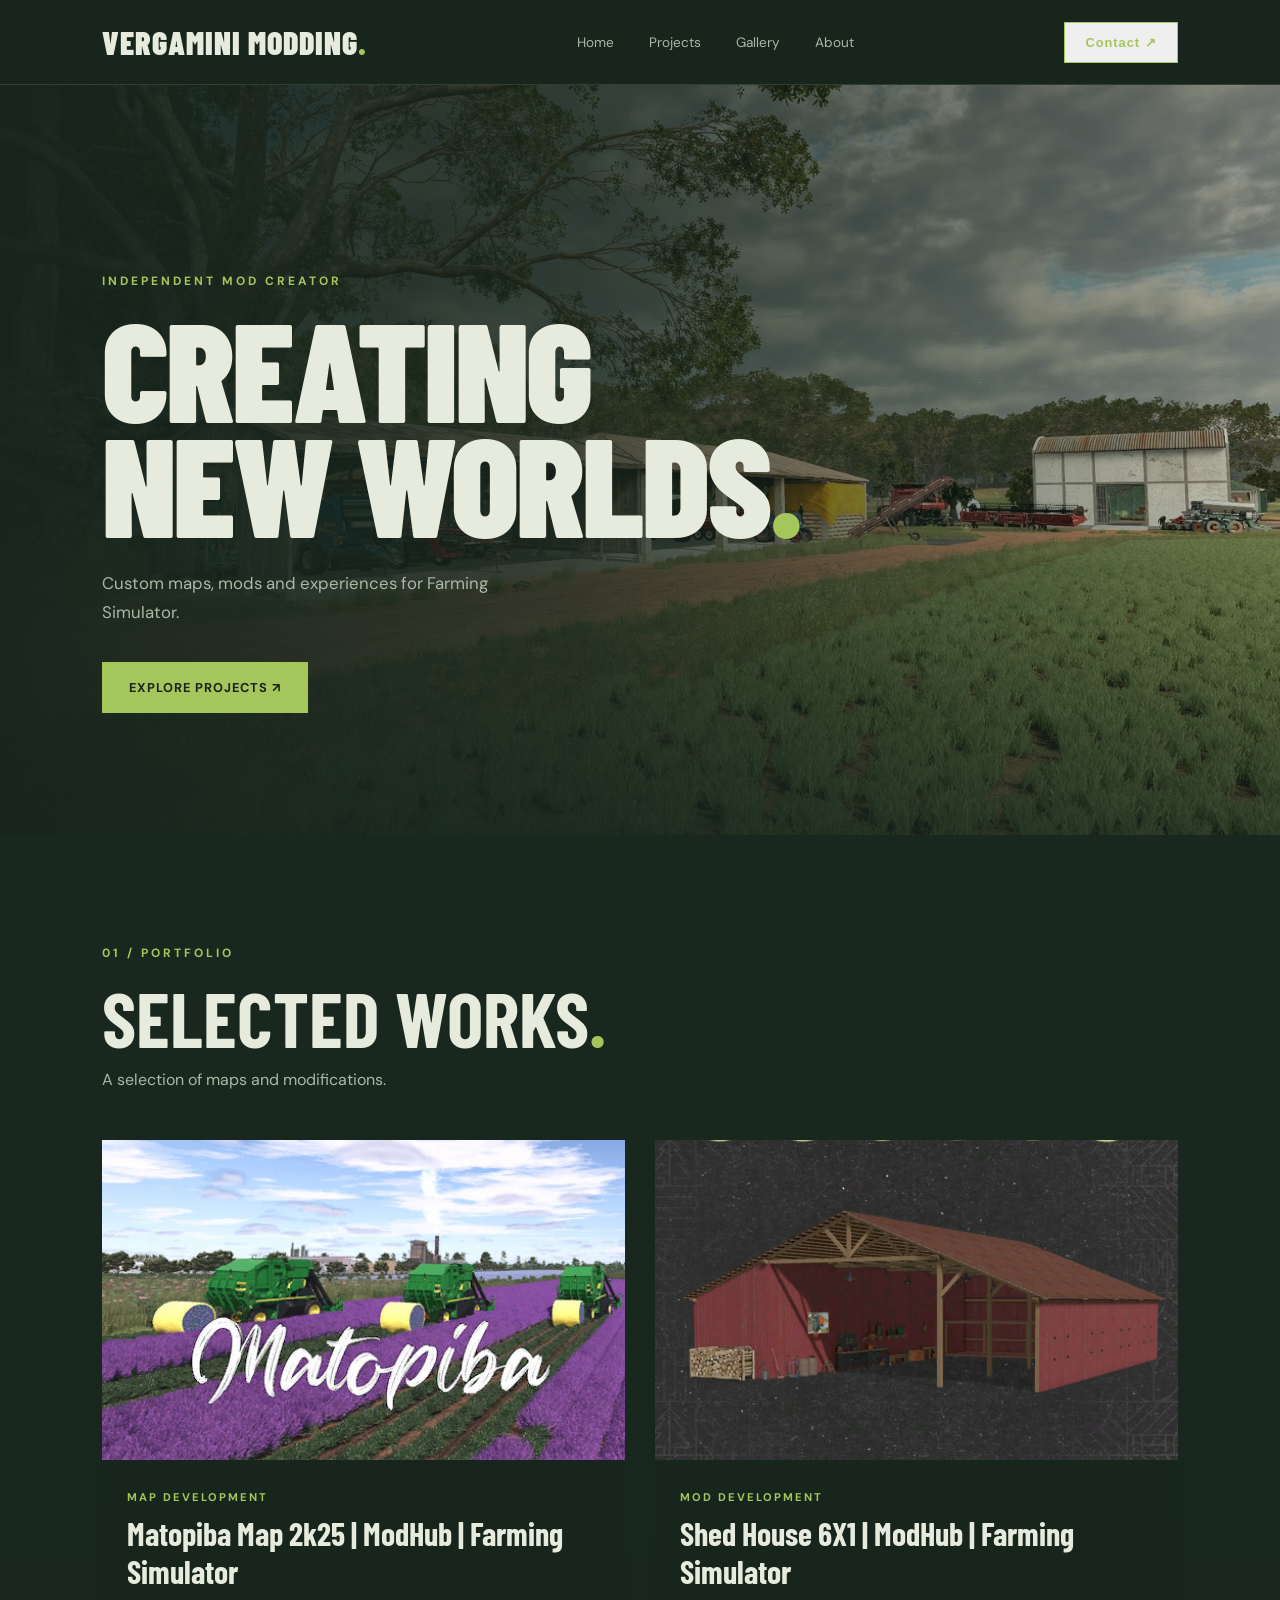
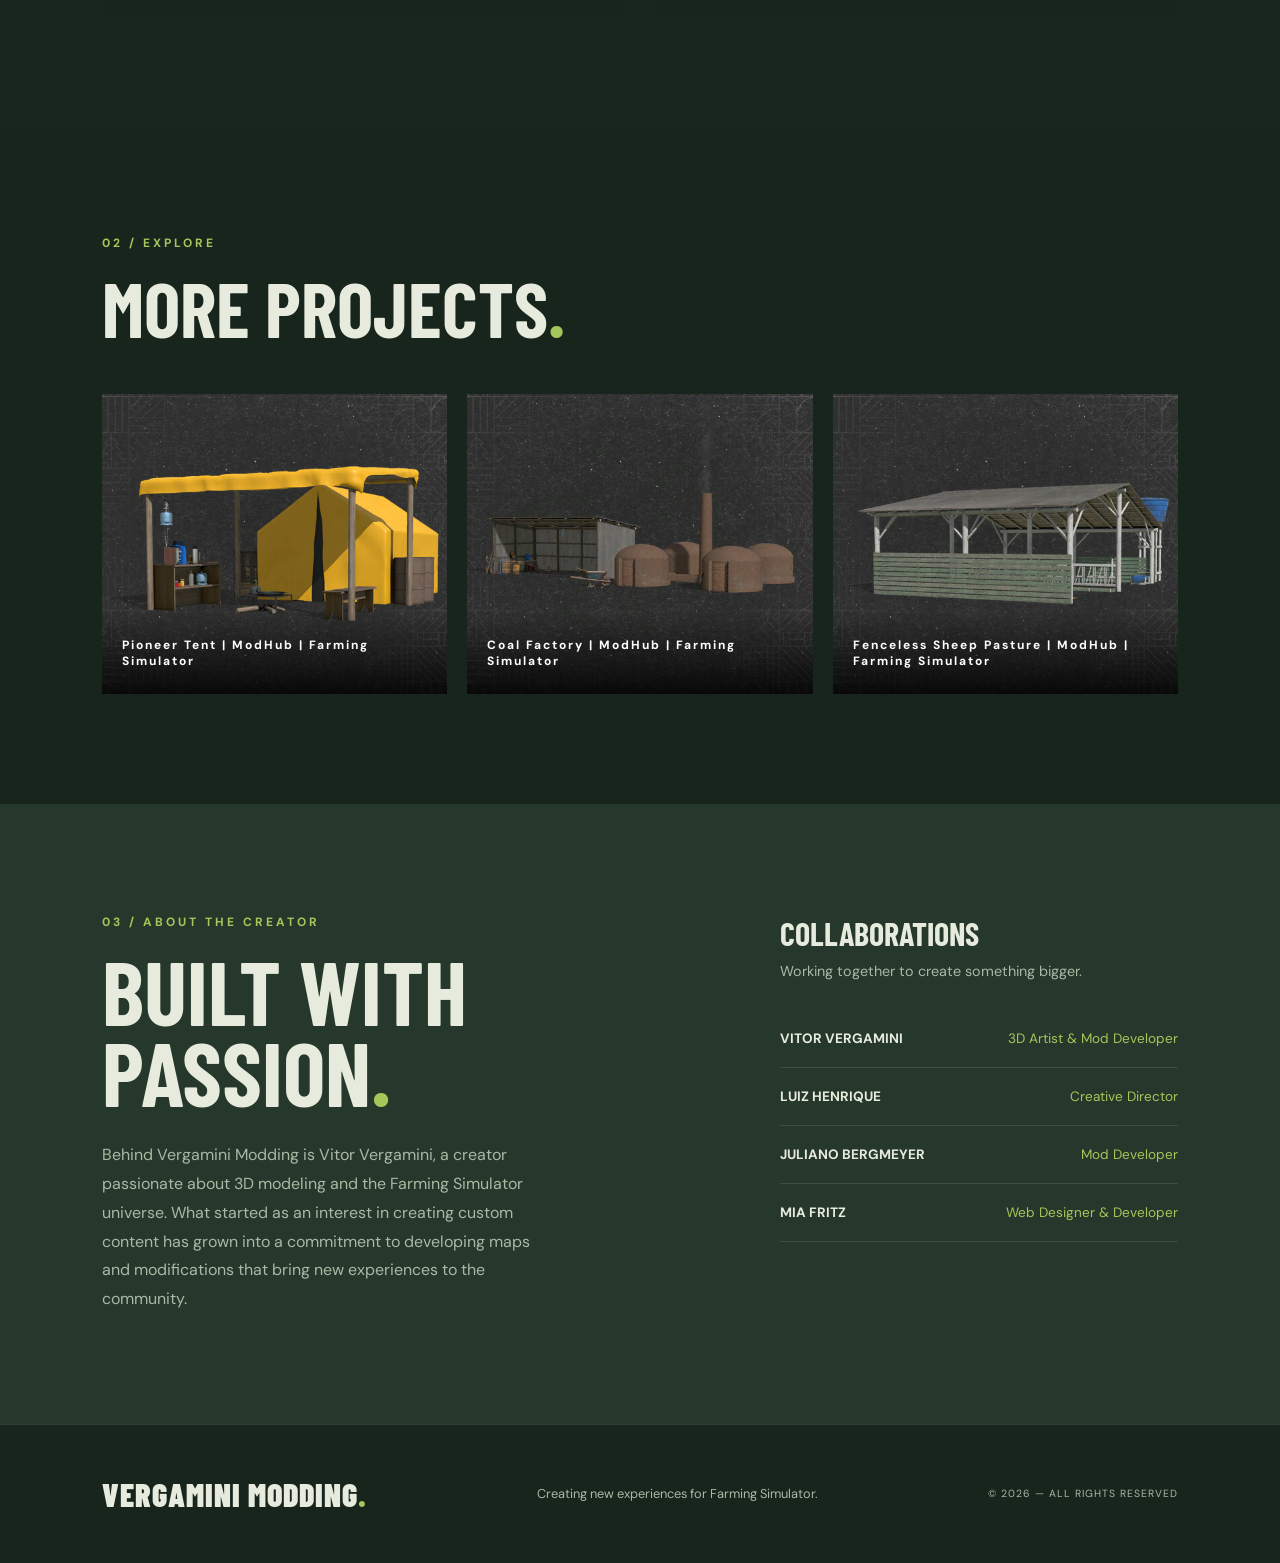
<file: index.html>
<!DOCTYPE html>
<html lang="pt-BR">
<head>
    <meta charset="UTF-8">
    <meta name="viewport" content="width=device-width, initial-scale=1.0">
    <title>Portfolio | Farming Simulator</title>
    <link rel="stylesheet" href="CSS/style.css">
</head>

<body>

    <!-- HEADER -->
    <header class="header">
        <a href="#" class="logo" translate="no">VERGAMINI MODDING<span>.</span></a>

        <nav class="navigation">
            <a href="#home">Home</a>
            <a href="#projects">Projects</a>
            <a href="#gallery">Gallery</a>
            <a href="#about">About</a>
        </nav>

        <button type="button" class="header-contact" id="openContact">
            Contact ↗
        </button>
    </header>


    <!-- HERO -->
    <main>

        <section class="hero" id="home">
            <div class="hero-content">
                <span class="eyebrow">INDEPENDENT MOD CREATOR</span>

                <h1>
                    CREATING<br>
                    NEW WORLDS<span>.</span>
                </h1>

                <p>
                    Custom maps, mods and experiences
                    for Farming Simulator.
                </p>

                <a href="https://www.farming-simulator.com/mods.php?title=fs2025&filter=org&org_id=169574&page=0" target="_blank" rel="noopener noreferrer" class="button">
                    EXPLORE PROJECTS ↗
                </a>
            </div>

        </section>


        <!-- FEATURED PROJECTS -->
        <section class="projects" id="projects">

            <div class="section-heading">
                <span class="eyebrow">01 / PORTFOLIO</span>
                <h2>SELECTED WORKS<span>.</span></h2>
                <p>A selection of maps and modifications.</p>
            </div>

            <div class="featured-grid">

                <a href="https://www.farming-simulator.com/mod.php?mod_id=313520&title=fs2025" target="_blank" rel="noopener noreferrer" class="project-card">
                    <div class="project-image">
                        <img src="Assets/matopiba.webp"
                             alt="First custom map">
                    </div>
                    <div class="project-info">
                        <span>MAP DEVELOPMENT</span>
                        <h3>Matopiba Map 2k25 | ModHub | Farming Simulator</h3>
                    </div>
                </a>

                <a href="https://www.farming-simulator.com/mod.php?mod_id=338428&title=fs2025" target="_blank" rel="noopener noreferrer" class="project-card">
                    <div class="project-image">
                        <img src="Assets/galpaocasa.webp"
                             alt="Second custom project">
                    </div>
                    <div class="project-info">
                        <span>MOD DEVELOPMENT</span>
                        <h3>Shed House 6X1 | ModHub | Farming Simulator</h3>
                    </div>
                </a>

            </div>
        </section>


        <!-- GALLERY -->
        <section class="gallery" id="gallery">

            <div class="section-heading">
                <span class="eyebrow">02 / EXPLORE</span>
                <h2>MORE PROJECTS<span>.</span></h2>
            </div>

            <div class="gallery-grid">

                <a href="https://www.farming-simulator.com/mod.php?mod_id=315735&title=fs2025" target="_blank" rel="noopener noreferrer" class="gallery-item">
                    <img src="Assets/barracapioneiro.webp" alt="Project 3">
                    <span>Pioneer Tent | ModHub | Farming Simulator</span>
                </a>

                <a href="https://www.farming-simulator.com/mod.php?mod_id=339095&title=fs2025" target="_blank" rel="noopener noreferrer" class="gallery-item">
                    <img src="Assets/fabricadecarvao.webp" alt="Project 4">
                    <span>Coal Factory | ModHub | Farming Simulator</span>
                </a>

                <a href="https://www.farming-simulator.com/mod.php?mod_id=363519&title=fs2025" target="_blank" rel="noopener noreferrer" class="gallery-item">
                    <img src="Assets/pastoabertodeovelhas.webp" alt="Project 5">
                    <span>Fenceless Sheep Pasture | ModHub | Farming Simulator</span>
                </a>

            </div>
        </section>


        <!-- ABOUT -->
        <section class="about" id="about">

            <div class="about-content">
                <span class="eyebrow">03 / ABOUT THE CREATOR</span>
                <h2>BUILT WITH<br>PASSION<span>.</span></h2>

                <p>
                    Behind Vergamini Modding is Vitor Vergamini, a creator 
                    passionate about 3D modeling and the Farming Simulator universe. 
                    What started as an interest in creating custom content has grown 
                    into a commitment to developing maps and modifications that bring 
                    new experiences to the community.
                </p>
            </div>

            <div class="about-collaborations">
                <h3>COLLABORATIONS</h3>
                <p>Working together to create something bigger.</p>

                <div class="collaborator">
                    <span>VITOR VERGAMINI</span>
                    <span>3D Artist & Mod Developer</span>
                </div>

                <div class="collaborator">
                    <span>LUIZ HENRIQUE</span>
                    <span>Creative Director</span>
                </div>

                <div class="collaborator">
                    <span>JULIANO BERGMEYER</span>
                    <span>Mod Developer</span>
                </div>

                <div class="collaborator">
                    <span>MIA FRITZ</span>
                    <span>Web Designer & Developer</span>
                </div>
            </div>

        </section>

    </main>


    <!-- FOOTER -->
    <footer class="footer" id="contact">
        <a href="https://www.farming-simulator.com/mods.php?title=fs2025&filter=org&org_id=169574&page=0" target="_blank" rel="noopener noreferrer" class="logo">VERGAMINI MODDING<span>.</span></a>

        <p>Creating new experiences for Farming Simulator.</p>

        <span>© 2026 — ALL RIGHTS RESERVED</span>
    </footer>

    <!-- CONTACT POPUP -->
    <div class="contact-overlay" id="contactOverlay">

        <div class="contact-popup">

            <button class="contact-close" id="closeContact" aria-label="Close">
                &times;
            </button>

            <span class="contact-eyebrow">GET IN TOUCH</span>

            <h2>LET'S TALK.</h2>

            <p>
                Have a project in mind? Get in touch with Vergamini Modding.
            </p>

            <div class="contact-options">

                <a href="https://mail.google.com/mail/?view=cm&fs=1&to=vglmodding@gmail.com"
   target="_blank"
   rel="noopener noreferrer"
   class="contact-option">

    <span class="contact-option-icon">✉</span>
    <span>
        <strong>E-mail</strong>
        <small>Send us an e-mail at vglmodding@gmail.com</small>
    </span>
    <span class="contact-arrow">↗</span>
</a>

                <a href="https://wa.me/+555196516200" target="_blank" rel="noopener noreferrer" class="contact-option">
                    <span class="contact-option-icon">☏</span>
                    <span>
                        <strong>WhatsApp</strong>
                        <small>Chat with us directly</small>
                    </span>
                    <span class="contact-arrow">↗</span>
                </a>

            </div>

        </div>

    </div>

    <script src="JS/script.js"></script>
</body>
</html>
</file>
<file: CSS/style.css>
/* ========================================
   01. CONFIGURAÇÕES GERAIS
======================================== */

@import url('https://fonts.googleapis.com/css2?family=Barlow+Condensed:wght@500;600;700;800;900&family=DM+Sans:wght@400;500;600;700&display=swap');

:root {
    --bg: #17251D;
    --surface: #26382B;
    --surface-light: #304534;

    --accent: #A4C65A;
    --accent-hover: #BAD878;

    --text: #E6EBDD;
    --text-muted: #AAB8A5;

    --border: rgba(230, 235, 221, 0.12);

    --font-title: 'Barlow Condensed', sans-serif;
    --font-body: 'DM Sans', sans-serif;
}

* {
    margin: 0;
    padding: 0;
    box-sizing: border-box;
    scroll-behavior: smooth;
}

body {
    background-color: var(--bg);
    color: var(--text);
    font-family: var(--font-body);
    overflow-x: hidden;
}

a {
    color: inherit;
    text-decoration: none;
}

img {
    display: block;
    width: 100%;
    object-fit: cover;
}


/* ========================================
   02. HEADER
======================================== */

.header {
    width: 100%;
    height: 85px;
    padding: 0 8%;

    display: flex;
    align-items: center;
    justify-content: space-between;

    background-color: var(--bg);
    border-bottom: 1px solid var(--border);
}

.logo {
    font-family: var(--font-title);
    font-size: 2rem;
    font-weight: 900;
    letter-spacing: 1px;
}

.logo span,
.hero h1 span,
.section-heading h2 span,
.about h2 span {
    color: var(--accent);
}

.navigation {
    display: flex;
    gap: 35px;
}

.navigation a {
    font-size: 0.85rem;
    color: var(--text-muted);
    transition: color 0.3s ease;
}

.navigation a:hover {
    color: var(--accent);
}

.header-contact {
    font-size: 0.8rem;
    font-weight: 700;
    letter-spacing: 1px;

    padding: 12px 20px;
    border: 1px solid var(--accent);
    color: var(--accent);

    transition: 0.3s ease;
}

.header-contact:hover {
    background-color: var(--accent);
    color: var(--bg);
}


/* ========================================
   03. HERO
======================================== */


.hero {
    min-height: 750px;
    padding: 100px 8% 35px;

    display: flex;
    flex-direction: column;
    justify-content: space-between;

    position: relative;
    overflow: hidden;

    background-image:
        linear-gradient(
            90deg,
            rgba(23, 37, 29, 0.98) 0%,
            rgba(23, 37, 29, 0.80) 45%,
            rgba(23, 37, 29, 0.25) 100%
        ),
        linear-gradient(
            0deg,
            rgba(23, 37, 29, 0.85),
            transparent 45%
        ),
        url("../Assets/background1.jpeg");

    background-size: cover;
    background-position: center;
    background-repeat: no-repeat;
    background-attachment: fixed;
}

/* SEGUNDA SEÇÃO — PROJECTS */
.projects {
    background-image:
        linear-gradient(
            rgba(23, 37, 29, 0.85),
            rgba(23, 37, 29, 0.95)
        ),
        url("");

    background-size: cover;
    background-position: center;
    background-repeat: no-repeat;
}


.hero-content {
    max-width: 850px;
    margin: auto 0;
    padding: 50px 0;
}

.eyebrow {
    display: block;
    color: var(--accent);

    font-size: 0.75rem;
    font-weight: 700;
    letter-spacing: 3px;

    margin-bottom: 20px;
}

.hero h1 {
    font-family: var(--font-title);
    font-size: clamp(5rem, 11vw, 10rem);
    font-weight: 900;
    line-height: 0.82;
    letter-spacing: -3px;

    margin-bottom: 30px;
}

.hero-content p {
    max-width: 430px;
    color: var(--text-muted);
    font-size: 1.05rem;
    line-height: 1.7;

    margin-bottom: 35px;
}

.button {
    display: inline-block;

    background-color: var(--accent);
    color: var(--bg);

    padding: 17px 27px;

    font-size: 0.8rem;
    font-weight: 700;
    letter-spacing: 1px;

    transition: 0.3s ease;
}

.button:hover {
    background-color: var(--accent-hover);
    transform: translateY(-3px);
}

.hero-footer {
    display: flex;
    justify-content: space-between;

    padding-top: 20px;
    border-top: 1px solid var(--border);

    color: var(--text-muted);
    font-size: 0.65rem;
    letter-spacing: 2px;
}


/* ========================================
   04. PROJECTS
======================================== */

.projects {
    padding: 110px 8%;
    background-color: var(--surface);
}

.section-heading {
    margin-bottom: 50px;
}

.section-heading h2 {
    font-family: var(--font-title);
    font-size: clamp(3rem, 6vw, 5.5rem);
    line-height: 0.95;
    margin-bottom: 15px;
}

.section-heading p {
    color: var(--text-muted);
}

.featured-grid {
    display: grid;
    grid-template-columns: repeat(2, 1fr);
    gap: 30px;
}

.project-card {
    background-color: var(--bg);
    overflow: hidden;
    transition: transform 0.3s ease;
}

.project-card:hover {
    transform: translateY(-8px);
}

.project-image {
    height: 320px;
    overflow: hidden;
}

.project-image img {
    height: 100%;
    transition: transform 0.6s ease;
}

.project-card:hover img {
    transform: scale(1.05);
}

.project-info {
    padding: 25px;
}

.project-info span {
    color: var(--accent);
    font-size: 0.7rem;
    font-weight: 700;
    letter-spacing: 2px;
}

.project-info h3 {
    font-family: var(--font-title);
    font-size: 2rem;
    margin-top: 8px;
}


/* ========================================
   05. GALLERY
======================================== */

.gallery {
    padding: 110px 8%;
}

.gallery-grid {
    display: grid;
    grid-template-columns: repeat(3, 1fr);
    gap: 20px;
}

.gallery-item {
    height: 300px;
    position: relative;
    overflow: hidden;
    background-color: var(--surface);
}

.gallery-item img {
    height: 100%;
    transition: transform 0.5s ease;
}

.gallery-item:hover img {
    transform: scale(1.08);
}

.gallery-item span {
    position: absolute;
    bottom: 0;
    left: 0;

    width: 100%;
    padding: 25px 20px;

    background: linear-gradient(
        transparent,
        rgba(0, 0, 0, 0.85)
    );

    color: white;
    font-size: 0.75rem;
    font-weight: 700;
    letter-spacing: 2px;
}


/* ========================================
   06. ABOUT
======================================== */

.about {
    padding: 110px 8%;
    background-color: var(--surface);

    display: grid;
    grid-template-columns: 1.2fr 0.8fr;
    gap: 80px;
}

.about h2 {
    font-family: var(--font-title);
    font-size: clamp(4rem, 7vw, 7rem);
    line-height: 0.9;

    margin-bottom: 30px;
}

.about-content p {
    max-width: 450px;
    color: var(--text-muted);
    line-height: 1.8;
}

.about-collaborations h3 {
    font-family: var(--font-title);
    font-size: 2rem;
    margin-bottom: 10px;
}

.about-collaborations > p {
    color: var(--text-muted);
    font-size: 0.9rem;
    margin-bottom: 30px;
}

.collaborator {
    display: flex;
    justify-content: space-between;

    padding: 20px 0;
    border-bottom: 1px solid var(--border);

    font-size: 0.85rem;
}

.collaborator span:first-child {
    font-weight: 700;
}

.collaborator span:last-child {
    color: var(--accent);
}


/* ========================================
   07. FOOTER
======================================== */

.footer {
    padding: 50px 8%;

    display: flex;
    align-items: center;
    justify-content: space-between;
    gap: 20px;

    border-top: 1px solid var(--border);
}

.footer p {
    color: var(--text-muted);
    font-size: 0.8rem;
}

.footer > span {
    color: var(--text-muted);
    font-size: 0.65rem;
    letter-spacing: 1px;
}


/* ========================================
   08. RESPONSIVIDADE
======================================== */

@media (max-width: 850px) {

    .header {
        padding: 0 5%;
    }

    .navigation {
        gap: 15px;
    }

    .hero,
    .projects,
    .gallery,
    .about {
        padding-left: 5%;
        padding-right: 5%;
    }

    .about {
        gap: 40px;
    }

    .gallery-grid {
        grid-template-columns: repeat(2, 1fr);
    }
}

@media (max-width: 600px) {

    .header {
        height: auto;
        padding: 20px 5%;
        flex-wrap: wrap;
        gap: 20px;
    }

    .navigation {
        order: 3;
        width: 100%;
        justify-content: space-between;
    }

    .navigation a {
        font-size: 0.75rem;
    }

    .header-contact {
        padding: 10px 13px;
    }

    .hero {
        min-height: 550px;
        padding-top: 70px;
    }

    .hero h1 {
        letter-spacing: -1px;
    }

    .hero-footer {
        font-size: 0.5rem;
        letter-spacing: 1px;
        gap: 15px;
    }

    .featured-grid,
    .gallery-grid,
    .about {
        grid-template-columns: 1fr;
    }

    .project-image {
        height: 250px;
    }

    .gallery-item {
        height: 260px;
    }

    .about {
        gap: 50px;
    }

    .footer {
        flex-direction: column;
        align-items: flex-start;
    }
}

/* ========================================
   09. CONTATO  
   ===================================== */

   /* CONTACT POPUP */

.contact-overlay {
    position: fixed;
    inset: 0;
    background: rgba(0, 0, 0, 0.75);

    display: flex;
    justify-content: center;
    align-items: center;

    z-index: 9999;
    padding: 20px;

    opacity: 0;
    visibility: hidden;
    transition: 0.3s ease;
}

.contact-overlay.active {
    opacity: 1;
    visibility: visible;
}

.contact-popup {
    position: relative;
    width: 100%;
    max-width: 450px;

    background: var(--surface);
    border: 1px solid var(--border);
    padding: 45px 35px;

    transform: translateY(20px);
    transition: 0.3s ease;
}

.contact-overlay.active .contact-popup {
    transform: translateY(0);
}

.contact-close {
    position: absolute;
    top: 15px;
    right: 20px;

    background: none;
    border: none;
    color: var(--text-muted);

    font-size: 30px;
    cursor: pointer;
}

.contact-eyebrow {
    color: var(--accent);
    font-size: 11px;
    letter-spacing: 3px;
    font-weight: 700;
}

.contact-popup h2 {
    font-family: var(--font-title);
    font-size: 42px;
    color: var(--text);
    margin: 10px 0;
}

.contact-popup p {
    color: var(--text-muted);
    font-size: 14px;
    line-height: 1.6;
    margin-bottom: 30px;
}

.contact-options {
    display: flex;
    flex-direction: column;
    gap: 12px;
}

.contact-option {
    display: flex;
    align-items: center;
    gap: 15px;

    padding: 18px;
    background: var(--bg);
    border: 1px solid var(--border);

    color: var(--text);
    text-decoration: none;

    transition: 0.2s ease;
}

.contact-option:hover {
    border-color: var(--accent);
    background: var(--surface-light);
}

.contact-option-icon {
    color: var(--accent);
    font-size: 23px;
}

.contact-option strong,
.contact-option small {
    display: block;
}

.contact-option strong {
    font-size: 14px;
    margin-bottom: 4px;
}

.contact-option small {
    color: var(--text-muted);
    font-size: 12px;
}

.contact-arrow {
    margin-left: auto;
    color: var(--accent);
    font-size: 18px;
}

/* MOBILE */

@media (max-width: 480px) {
    .contact-popup {
        padding: 40px 22px;
    }
}
</file>
